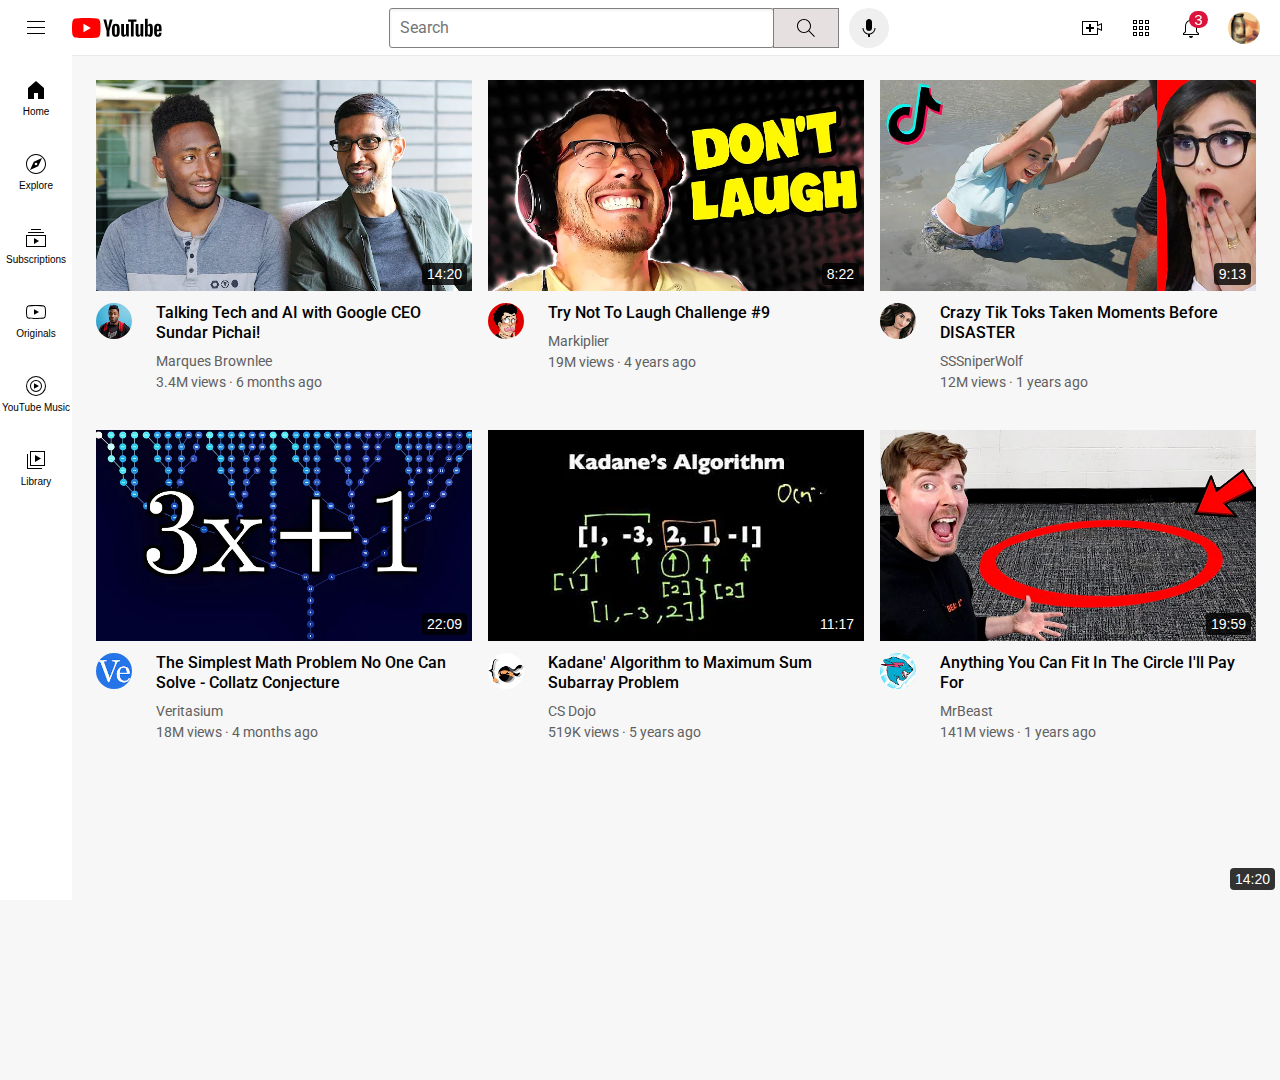
<file: index.html>
<!DOCTYPE html>
<html>
    <head>
        <title>YouTube.com Clone</title>
        <link rel="preconnect" href="https://fonts.googleapis.com">
        <link rel="preconnect" href="https://fonts.gstatic.com" crossorigin>
        <link href="https://fonts.googleapis.com/css2?family=Montserrat:wght@400;700&family=Roboto:wght@400;500;700&display=swap" rel="stylesheet">
        <link rel="stylesheet" href="styles/general.css">
        <link rel="stylesheet" href="styles/header.css">
        <link rel="stylesheet" href="styles/video.css">
        <link rel="stylesheet" href="styles/sidebar.css">

    </head>
    <body>
        <div class="header">
            <div class="left-section">
                <img class="hamburger-menu" src="icons/hamburger-menu.svg" alt="">
                <img class="youtube-logo" src="icons/youtube-logo.svg" alt="">
                
            </div>
            <div class="middle-section">
                <input class="search-bar" type="text" placeholder="Search">
                <button class="search-button">
                    <img class="search-icon" src="icons/search.svg" alt="">
                    <div class="tooltip">Search</div>
                </button>  
                <button class="voice-search-button">
                    <img class="voice-search-icon" src="icons/voice-search-icon.svg" alt="">
                    <div class="tooltip">Search with your voice</div>
                </button> 
            </div>
            <div class="right-section">
                <div class="upload-icon-container">
                    <img class="upload-icon" src="icons/upload.svg" alt="">
                    <div class="tooltip">Create</div>
                </div>
                <div class="youtube-apps-container">
                    <img class="youtube-apps-icon" src="icons/youtube-apps.svg" alt="">
                    <div class="tooltip">Apps</div>

                </div>
                
                <div class="notification-sum">
                    <img class="notifications-icon" src="icons/notifications.svg" alt="">
                    <div class="notification-alert">3</div>
                    <div class="tooltip">Notifications</div>
                </div>
                
                
                    <img class="channel-own" src="channel/7.jpg" alt="">
                
                
            </div>
        </div>

        <div class="sidebar">
            <div class="sidebar-link">
                <img src="icons/home.svg" alt="">
                <div>Home</div>
            </div>
            <div class="sidebar-link">
                <img src="icons/explore.svg" alt="">
                <div>Explore</div>
            </div>
            <div class="sidebar-link">
                <img src="icons/subscriptions.svg" alt="">
                <div>Subscriptions</div>
            </div>
            <div class="sidebar-link">
                <img src="icons/originals.svg" alt="">
                <div>Originals</div>
            </div>
            <div class="sidebar-link">
                <img src="icons/youtube-music.svg" alt="">
                <div>YouTube Music</div>
            </div>
            <div class="sidebar-link">
                <img src="icons/library.svg" alt="">
                <div>Library</div>
            </div>
            
        </div>
        
        <div class="video-grid">
            <div class="video-preview">
                <div class="thumbnail-row">
                    
                    <a href="https://www.youtube.com/watch?v=Bhg-Gw953b0" target="_blank" class="video-title-link">
                        <img class="thumbnail" src="thumbnails/thumbnail-1.webp" alt="">
                        <div class="time-stamp">14:20</div>
                    </a>
                </div>
                <div class="profile-grid">
    
                    <div class="profile">
                        <a href="https://www.youtube.com/channel/UChUJa1JyBc7Lc4orkiNKKQg" target="_blank" class="video-title-link">
                            <img class="picture-profile" src="channel/channel-1.jpeg" alt="">
                        </a>
                        <div class="profile-tooltip">
                                <img src="channel/channel-1.jpeg" alt="">
                                <div class="channel-info-tooltip">
                                    <div class="chanel-name-tooltip">Marques Brownlee</div>
                                    <div class="subscribers-tooltip">15M subscribers</div>
                                </div>
                                
                        </div>
                        
                    </div>
                    <div class="video-info">
                        <a href="https://www.youtube.com/watch?v=Bhg-Gw953b0" target="_blank" class="video-title-link">
                            <div class="time-stamp">14:20</div>
                            <p class="video-title">
                                Talking Tech and AI with Google CEO Sundar Pichai!
                            </p>
                    </a>
                        <p class="video-author">
                            Marques Brownlee
                        </p>
                        <p class="video-stats">
                            3.4M views &#183; 6 months ago
                        </p>
                    </div>    
                </div> 
            </div>

            <div class="video-preview">
                <div class="thumbnail-row">
                    <img class="thumbnail" src="thumbnails/thumbnail-2.webp" alt="">
                    <div class="time-stamp">8:22</div>
                </div>
                <div class="profile-grid">
                    <div class="profile">
                        <img class="picture-profile" src="channel/channel-2.jpeg" alt="">
                    </div>
                    
                    <div class="video-info">
                        <p class="video-title">
                            Try Not To Laugh Challenge #9
                        </p>
                        <p class="video-author">
                            Markiplier
                        </p>
                        <p class="video-stats">
                            19M views &#183; 4 years ago
                        </p>
                    </div>
                </div>
                </div>

                <div class="video-preview">
                    <div class="thumbnail-row">
                        <img class="thumbnail" src="thumbnails/thumbnail-3.webp" alt="">
                        <div class="time-stamp">9:13</div>
                    </div>
                    <div class="profile-grid">
        
                        <div class="profile">
                            <img class="picture-profile" src="channel/channel-3.jpeg" alt="">
                        </div>
                        <div class="video-info">
                            <p class="video-title">
                                Crazy Tik Toks Taken Moments Before DISASTER
                            </p>
                            <p class="video-author">
                                SSSniperWolf
                            </p>
                            <p class="video-stats">
                                12M views &#183; 1 years ago
                            </p>
                        </div>    
                    </div> 
                </div>
                
                <div class="video-preview">
                    <div class="thumbnail-row">
                        <img class="thumbnail" src="thumbnails/thumbnail-4.webp" alt="">
                        <div class="time-stamp">22:09</div>
                    </div>
                    <div class="profile-grid">
                        <div class="profile">
                            <img class="picture-profile" src="channel/channel-4.jpeg" alt="">
                        </div>
                        
                        <div class="video-info">
                            <p class="video-title">
                                The Simplest Math Problem No One Can Solve - Collatz Conjecture
                            </p>
                            <p class="video-author">
                                Veritasium
                            </p>
                            <p class="video-stats">
                                18M views &#183; 4 months ago
                            </p>
                        </div>
                    </div>
                    </div>

                    <div class="video-preview">
                        <div class="thumbnail-row" >
                            <img class="thumbnail" src="thumbnails/thumbnail-5.webp" alt="">
                            <div class="time-stamp">11:17</div>
                        </div>
                        <div class="profile-grid">
            
                            <div class="profile">
                                <img class="picture-profile" src="channel/channel-5.jpeg" alt="">
                            </div>
                            <div class="video-info">
                                <p class="video-title">
                                    Kadane' Algorithm to Maximum Sum Subarray Problem
                                </p>
                                <p class="video-author">
                                    CS Dojo
                                </p>
                                <p class="video-stats">
                                    519K views &#183; 5 years ago
                                </p>
                            </div>    
                        </div> 
                    </div>
                    
                    <div class="video-preview">
                        <div class="thumbnail-row">
                            <img class="thumbnail" src="thumbnails/thumbnail-6.webp" alt="">
                            <div class="time-stamp">19:59</div>
                        </div>
                        <div class="profile-grid">
                            <div class="profile">
                                <img class="picture-profile" src="channel/channel-6.jpeg" alt="">
                            </div>
                            
                            <div class="video-info">
                                <p class="video-title">
                                    Anything You Can Fit In The Circle I'll Pay For
                                </p>
                                <p class="video-author">
                                    MrBeast
                                </p>
                                <p class="video-stats">
                                    141M views &#183; 1 years ago
                                </p>
                            </div>
                        </div>
                        </div>
                
        </div>
        
    </body>
</html>
</file>
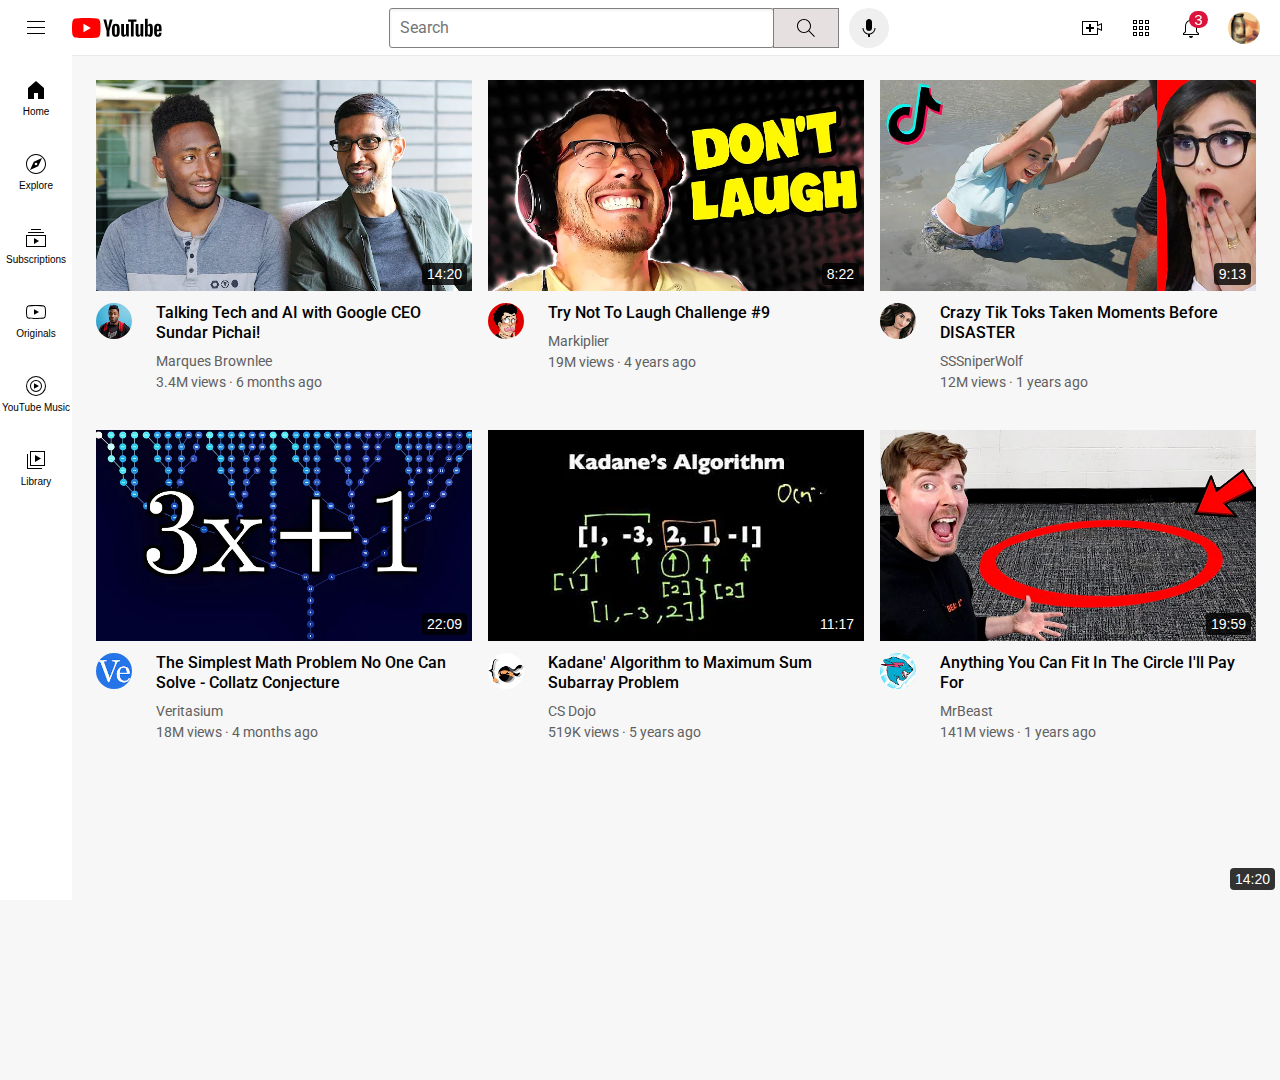
<file: youtube.html>
<!DOCTYPE html>
<html>
    <head>
        <title>YouTube.com Clone</title>
        <link rel="preconnect" href="https://fonts.googleapis.com">
        <link rel="preconnect" href="https://fonts.gstatic.com" crossorigin>
        <link href="https://fonts.googleapis.com/css2?family=Montserrat:wght@400;700&family=Roboto:wght@400;500;700&display=swap" rel="stylesheet">
        <link rel="stylesheet" href="styles/general.css">
        <link rel="stylesheet" href="styles/header.css">
        <link rel="stylesheet" href="styles/video.css">
        <link rel="stylesheet" href="styles/sidebar.css">

    </head>
    <body>
        <div class="header">
            <div class="left-section">
                <img class="hamburger-menu" src="icons/hamburger-menu.svg" alt="">
                <img class="youtube-logo" src="icons/youtube-logo.svg" alt="">
                
            </div>
            <div class="middle-section">
                <input class="search-bar" type="text" placeholder="Search">
                <button class="search-button">
                    <img class="search-icon" src="icons/search.svg" alt="">
                    <div class="tooltip">Search</div>
                </button>  
                <button class="voice-search-button">
                    <img class="voice-search-icon" src="icons/voice-search-icon.svg" alt="">
                    <div class="tooltip">Search with your voice</div>
                </button> 
            </div>
            <div class="right-section">
                <div class="upload-icon-container">
                    <img class="upload-icon" src="icons/upload.svg" alt="">
                    <div class="tooltip">Create</div>
                </div>
                <div class="youtube-apps-container">
                    <img class="youtube-apps-icon" src="icons/youtube-apps.svg" alt="">
                    <div class="tooltip">Apps</div>

                </div>
                
                <div class="notification-sum">
                    <img class="notifications-icon" src="icons/notifications.svg" alt="">
                    <div class="notification-alert">3</div>
                    <div class="tooltip">Notifications</div>
                </div>
                
                
                    <img class="channel-own" src="channel/7.jpg" alt="">
                
                
            </div>
        </div>

        <div class="sidebar">
            <div class="sidebar-link">
                <img src="icons/home.svg" alt="">
                <div>Home</div>
            </div>
            <div class="sidebar-link">
                <img src="icons/explore.svg" alt="">
                <div>Explore</div>
            </div>
            <div class="sidebar-link">
                <img src="icons/subscriptions.svg" alt="">
                <div>Subscriptions</div>
            </div>
            <div class="sidebar-link">
                <img src="icons/originals.svg" alt="">
                <div>Originals</div>
            </div>
            <div class="sidebar-link">
                <img src="icons/youtube-music.svg" alt="">
                <div>YouTube Music</div>
            </div>
            <div class="sidebar-link">
                <img src="icons/library.svg" alt="">
                <div>Library</div>
            </div>
            
        </div>
        
        <div class="video-grid">
            <div class="video-preview">
                <div class="thumbnail-row">
                    
                    <a href="https://www.youtube.com/watch?v=Bhg-Gw953b0" target="_blank" class="video-title-link">
                        <img class="thumbnail" src="thumbnails/thumbnail-1.webp" alt="">
                        <div class="time-stamp">14:20</div>
                    </a>
                </div>
                <div class="profile-grid">
    
                    <div class="profile">
                        <a href="https://www.youtube.com/channel/UChUJa1JyBc7Lc4orkiNKKQg" target="_blank" class="video-title-link">
                            <img class="picture-profile" src="channel/channel-1.jpeg" alt="">
                        </a>
                        <div class="profile-tooltip">
                                <img src="channel/channel-1.jpeg" alt="">
                                <div class="channel-info-tooltip">
                                    <div class="chanel-name-tooltip">Marques Brownlee</div>
                                    <div class="subscribers-tooltip">15M subscribers</div>
                                </div>
                                
                        </div>
                        
                    </div>
                    <div class="video-info">
                        <a href="https://www.youtube.com/watch?v=Bhg-Gw953b0" target="_blank" class="video-title-link">
                            <div class="time-stamp">14:20</div>
                            <p class="video-title">
                                Talking Tech and AI with Google CEO Sundar Pichai!
                            </p>
                    </a>
                        <p class="video-author">
                            Marques Brownlee
                        </p>
                        <p class="video-stats">
                            3.4M views &#183; 6 months ago
                        </p>
                    </div>    
                </div> 
            </div>

            <div class="video-preview">
                <div class="thumbnail-row">
                    <img class="thumbnail" src="thumbnails/thumbnail-2.webp" alt="">
                    <div class="time-stamp">8:22</div>
                </div>
                <div class="profile-grid">
                    <div class="profile">
                        <img class="picture-profile" src="channel/channel-2.jpeg" alt="">
                    </div>
                    
                    <div class="video-info">
                        <p class="video-title">
                            Try Not To Laugh Challenge #9
                        </p>
                        <p class="video-author">
                            Markiplier
                        </p>
                        <p class="video-stats">
                            19M views &#183; 4 years ago
                        </p>
                    </div>
                </div>
                </div>

                <div class="video-preview">
                    <div class="thumbnail-row">
                        <img class="thumbnail" src="thumbnails/thumbnail-3.webp" alt="">
                        <div class="time-stamp">9:13</div>
                    </div>
                    <div class="profile-grid">
        
                        <div class="profile">
                            <img class="picture-profile" src="channel/channel-3.jpeg" alt="">
                        </div>
                        <div class="video-info">
                            <p class="video-title">
                                Crazy Tik Toks Taken Moments Before DISASTER
                            </p>
                            <p class="video-author">
                                SSSniperWolf
                            </p>
                            <p class="video-stats">
                                12M views &#183; 1 years ago
                            </p>
                        </div>    
                    </div> 
                </div>
                
                <div class="video-preview">
                    <div class="thumbnail-row">
                        <img class="thumbnail" src="thumbnails/thumbnail-4.webp" alt="">
                        <div class="time-stamp">22:09</div>
                    </div>
                    <div class="profile-grid">
                        <div class="profile">
                            <img class="picture-profile" src="channel/channel-4.jpeg" alt="">
                        </div>
                        
                        <div class="video-info">
                            <p class="video-title">
                                The Simplest Math Problem No One Can Solve - Collatz Conjecture
                            </p>
                            <p class="video-author">
                                Veritasium
                            </p>
                            <p class="video-stats">
                                18M views &#183; 4 months ago
                            </p>
                        </div>
                    </div>
                    </div>

                    <div class="video-preview">
                        <div class="thumbnail-row" >
                            <img class="thumbnail" src="thumbnails/thumbnail-5.webp" alt="">
                            <div class="time-stamp">11:17</div>
                        </div>
                        <div class="profile-grid">
            
                            <div class="profile">
                                <img class="picture-profile" src="channel/channel-5.jpeg" alt="">
                            </div>
                            <div class="video-info">
                                <p class="video-title">
                                    Kadane' Algorithm to Maximum Sum Subarray Problem
                                </p>
                                <p class="video-author">
                                    CS Dojo
                                </p>
                                <p class="video-stats">
                                    519K views &#183; 5 years ago
                                </p>
                            </div>    
                        </div> 
                    </div>
                    
                    <div class="video-preview">
                        <div class="thumbnail-row">
                            <img class="thumbnail" src="thumbnails/thumbnail-6.webp" alt="">
                            <div class="time-stamp">19:59</div>
                        </div>
                        <div class="profile-grid">
                            <div class="profile">
                                <img class="picture-profile" src="channel/channel-6.jpeg" alt="">
                            </div>
                            
                            <div class="video-info">
                                <p class="video-title">
                                    Anything You Can Fit In The Circle I'll Pay For
                                </p>
                                <p class="video-author">
                                    MrBeast
                                </p>
                                <p class="video-stats">
                                    141M views &#183; 1 years ago
                                </p>
                            </div>
                        </div>
                        </div>
                
        </div>
        
    </body>
</html>
</file>
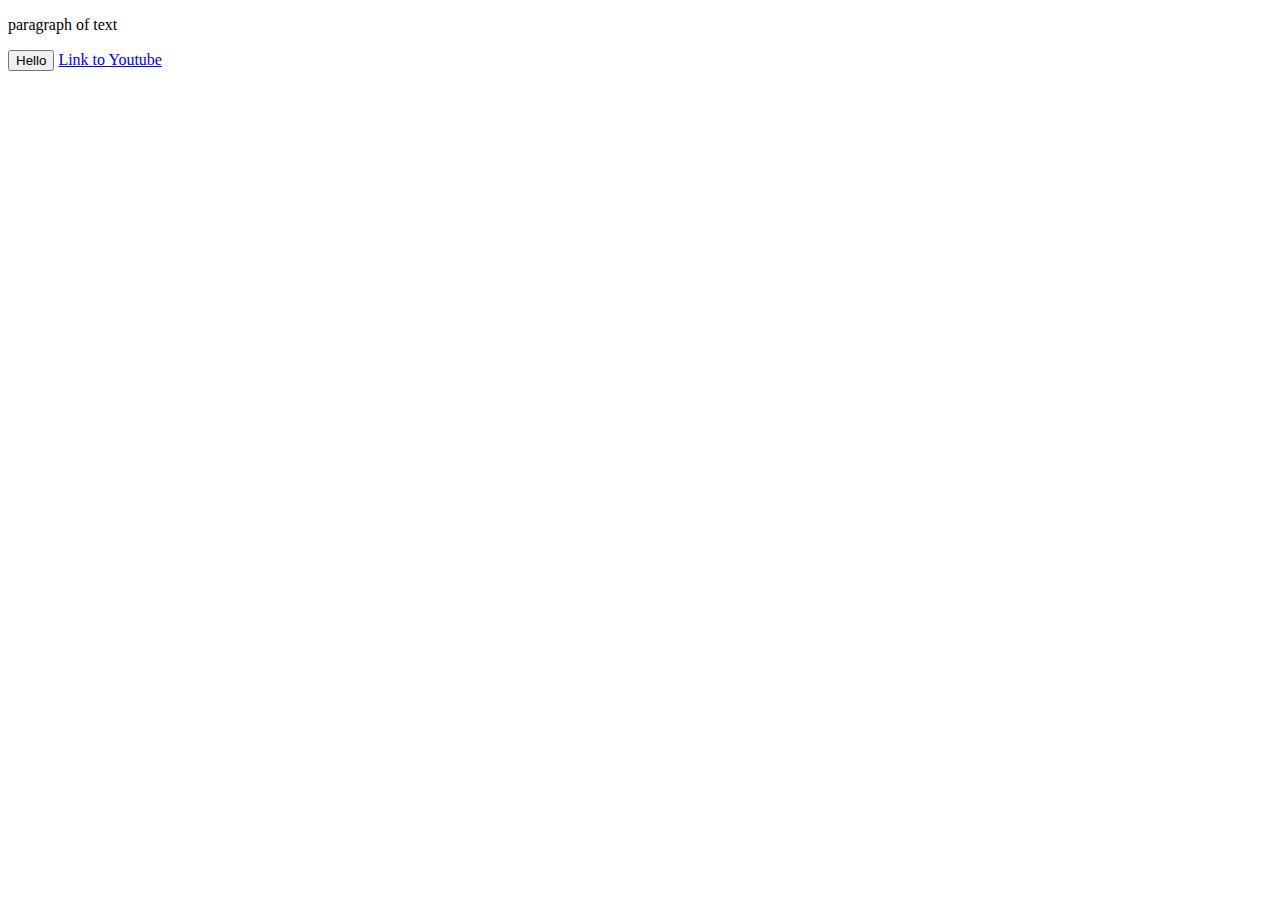
<file: intro-to-html/website.html>
<!DOCTYPE html>
<html>
    <head>
        <title>My First Website</title>
    </head>
    <body>
        <p>
            paragraph of text
        </p>
        <button>
            Hello
        </button>
        
        <a href="https://www.youtube.com/"target="_blank">
            Link to Youtube
        </a>
    </body>
</html>
</file>
<file: styles/general.css>
p {
    margin-top: 0;
    margin-bottom: 0;
    font-family: Roboto, Arial, Helvetica, sans-serif;
}
body {
    margin: 0;
    height: 1000px;
    padding-top: 80px;
    padding-left: 96px;
    padding-right: 24px;
    background-color: rgb(247, 247, 247)
}
</file>
<file: styles/header.css>
.header {
    height: 55px;
    display: flex;
    flex-direction: row;
    justify-content: space-between;
    border-bottom-style: solid;
    border-bottom-width: 1px ;
    border-bottom-color: rgb(235, 232, 232);
    position: fixed;
    top: 0;
    left: 0;
    right: 0;
    background-color: white;
    z-index: 100;
    
}
.left-section {
    
    
    display: flex;
    
    align-items: center;

}
.hamburger-menu {
    height: 24px;
    margin-left: 24px;
    margin-right: 24px;
}
.youtube-logo {
    height: 20px;
}
.middle-section {
    
    flex: 1;
    margin-left: 70px;
    margin-right: 35px;
    max-width: 500px;
    display: flex;
    align-items: center;
}
.search-bar {
    height: 36px;
    flex: 1;
    border-style: solid;
    border-width: 1px;
    border-color: gray;
    border-radius: 3px;
    box-shadow: inset 1px 2px 3px rgba(0, 0, 0, 0.05);
    width: 0;
    font-size: 16px;
    padding-left: 10px;
    

}
.search-bar::placeholder {
    font-family: Roboto, Arial;
    font-size: 16px;
}
.search-button {
    height: 40px;
    width: 66px;
    background-color: rgb(231, 224, 224);
    border-width: 1px;
    border-color: gray;
    margin-left: -1px;
    margin-right: 10px;
    border-style: solid;
    
}

.search-button,
.voice-search-button,
.upload-icon-container,
.youtube-apps-container,
.notification-sum {
    position: relative;
    display: flex;
    justify-content: center;
    align-items: center;
}

.search-button .tooltip,
.voice-search-button .tooltip,
.upload-icon-container .tooltip,
.youtube-apps-container .tooltip,
.notification-sum .tooltip {
    position: absolute;
    background-color: gray;
    color: white;
    font-family: Arial, Helvetica, sans-serif;
    padding-top: 4px;
    padding-bottom: 4px;
    padding-right: 8px;
    padding-left: 8px;
    border-radius: 2px;
    font-size: 12px;
    bottom: -30px;
    opacity: 0;
    transition: opacity 0.15s;
    pointer-events: none;
    white-space: nowrap;
}



.search-button:hover .tooltip,
.voice-search-button:hover .tooltip,
.upload-icon-container:hover .tooltip,
.youtube-apps-container:hover .tooltip,
.notification-sum:hover .tooltip {
    opacity: 1;
}
.search-icon {
    height: 24px;
    
    
}
.voice-search-button {
    height: 40px;
    width: 40px;
    border: none;
    border-radius: 20px;
}
.voice-search-icon {
    height: 24px;
    
}
.right-section {
    
    width: 180px;
    display: flex;
    justify-content: space-between;
    align-items: center;
    flex-shrink: 0;
    margin-right: 20px;
}
.upload-icon {
    height: 24px;
}
.youtube-apps-icon {
    height: 24px;
}
.notifications-icon {
    height: 24px;
}
.channel-own {
    height: 32px;
    
    border-radius: 16px;

}
.notification-sum {
    position: relative;
}
.notification-alert {
    background-color: crimson;

    position: absolute;

    padding-left: 5px;
    padding-right: 5px;
    border-radius: 10px;
    top: -5px;
    right: -5px;
    color: white;
    font-family: Arial, Helvetica, sans-serif;
    font-size: 15px;
}
</file>
<file: styles/video.css>
.thumbnail {
    width: 100%;
}

.picture-profile {
    width: 36px;
    
    object-fit: cover;
    border-radius: 25px;
    
}
.profile {
    position: relative;
    display: inline-block;
}

.profile-tooltip {
    background-color: white;
    width: 200px;
    padding: 12px;
    box-shadow: 2px 3px 10px rgb(0, 0, 0, 0.3);
    border-radius: 6px;
    position: absolute;
    top: 55px;
    z-index: 300;
    opacity: 0;

    display: flex;
    align-items: center;
    transition: opacity 0.15s;
    pointer-events: none;
    font-family: Arial, Helvetica, sans-serif;
    
    
    

}
.profile:hover .profile-tooltip {
    opacity: 1;
    
}

.profile-tooltip img {
    width: 50px;
    height: 50px;
    border-radius: 25px;
    margin-right: 10px;
    

}
.chanel-name-tooltip {
    font-weight: bold;
    white-space: nowrap;
    margin-bottom: 10px;
    

}
.subscribers-tooltip {
    color: rgb(155, 152, 152);
}


.profile-grid {
    display: grid;
    grid-template-columns: 50px 1fr;
    column-gap: 10px;
    
}


.video-title {
    font-weight: 500;
    font-size: 16px;
    margin-bottom: 10px;
    line-height: 20px;
    margin-top: 0;
}
.video-title-link {
    text-decoration: none;
    color: black;
}
.thumbnail-row {
    margin-bottom: 8px;
    position: relative;
    
}
.time-stamp {
    background-color: rgb(0, 0, 0, 0.8);
    color: white;
    
    padding-top: 3px;
    padding-bottom: 3px;
    padding-left: 5px;
    padding-right: 5px;
    font-family: Arial, Helvetica, sans-serif;
    font-size: 14px;
    border-radius: 4px;
    position: absolute;
    bottom: 10px;
    right: 5px;
}
.video-author,
.video-stats {
    font-size: 14px;
    color: rgb(96, 96, 96);
}
.video-author {
    margin-bottom: 5px;
}
.video-grid {
    display: grid;
    grid-template-columns: 1fr 1fr 1fr;
    column-gap: 16px;
    row-gap: 40px;
}
</file>
<file: styles/sidebar.css>
.sidebar {
    position: fixed;
    left: 0;
    bottom: 0;
    top: 55px;
    background-color: white;
    width: 72px;
    z-index: 200;
    padding-top: 5px;
}
.sidebar-link {
    height: 74px;
    display: flex;
    flex-direction: column;
    justify-content: center;
    align-items: center;
    cursor: pointer;
}
.sidebar-link:hover {
    background-color: rgb(235, 233, 233);
}
.sidebar-link img {
    height: 24px;
    margin-bottom: 4px;

}
.sidebar-link div {
    font-family: Arial, Helvetica, sans-serif;
    font-size: 10px;
}
</file>
